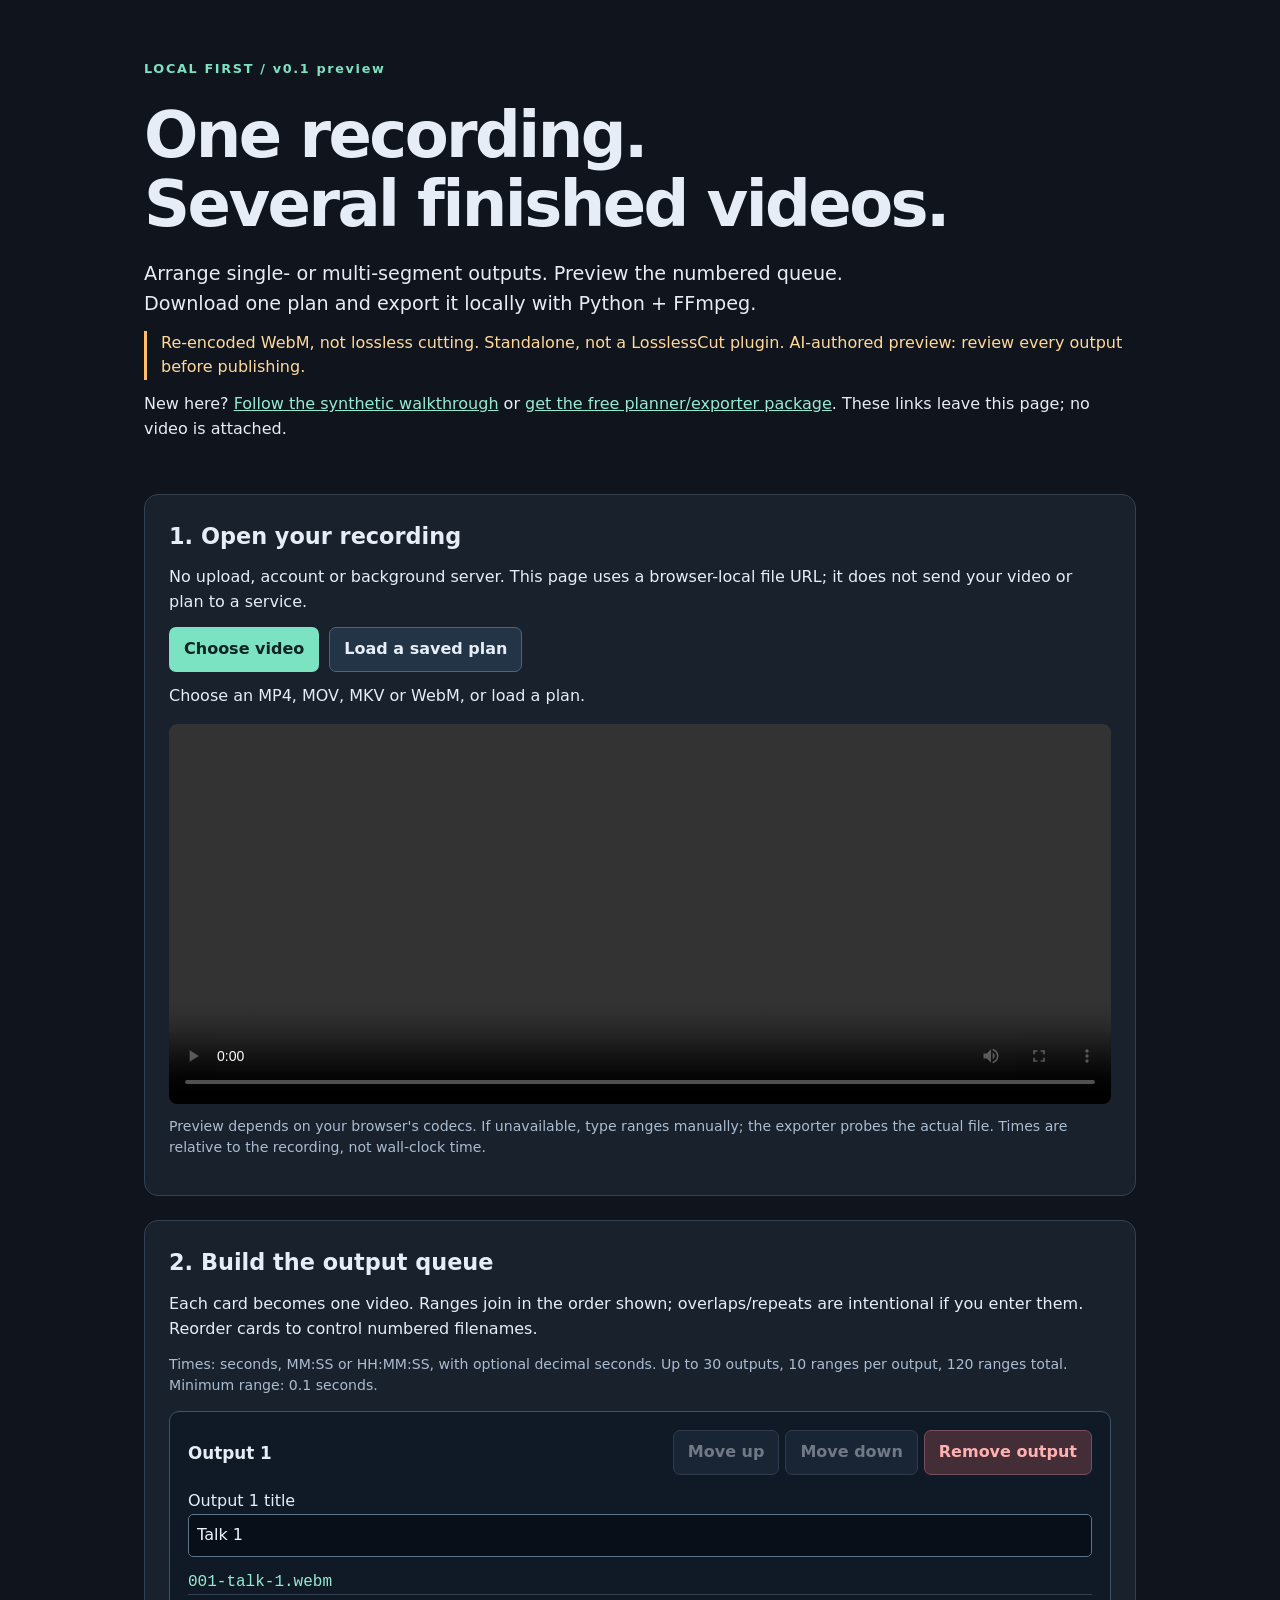
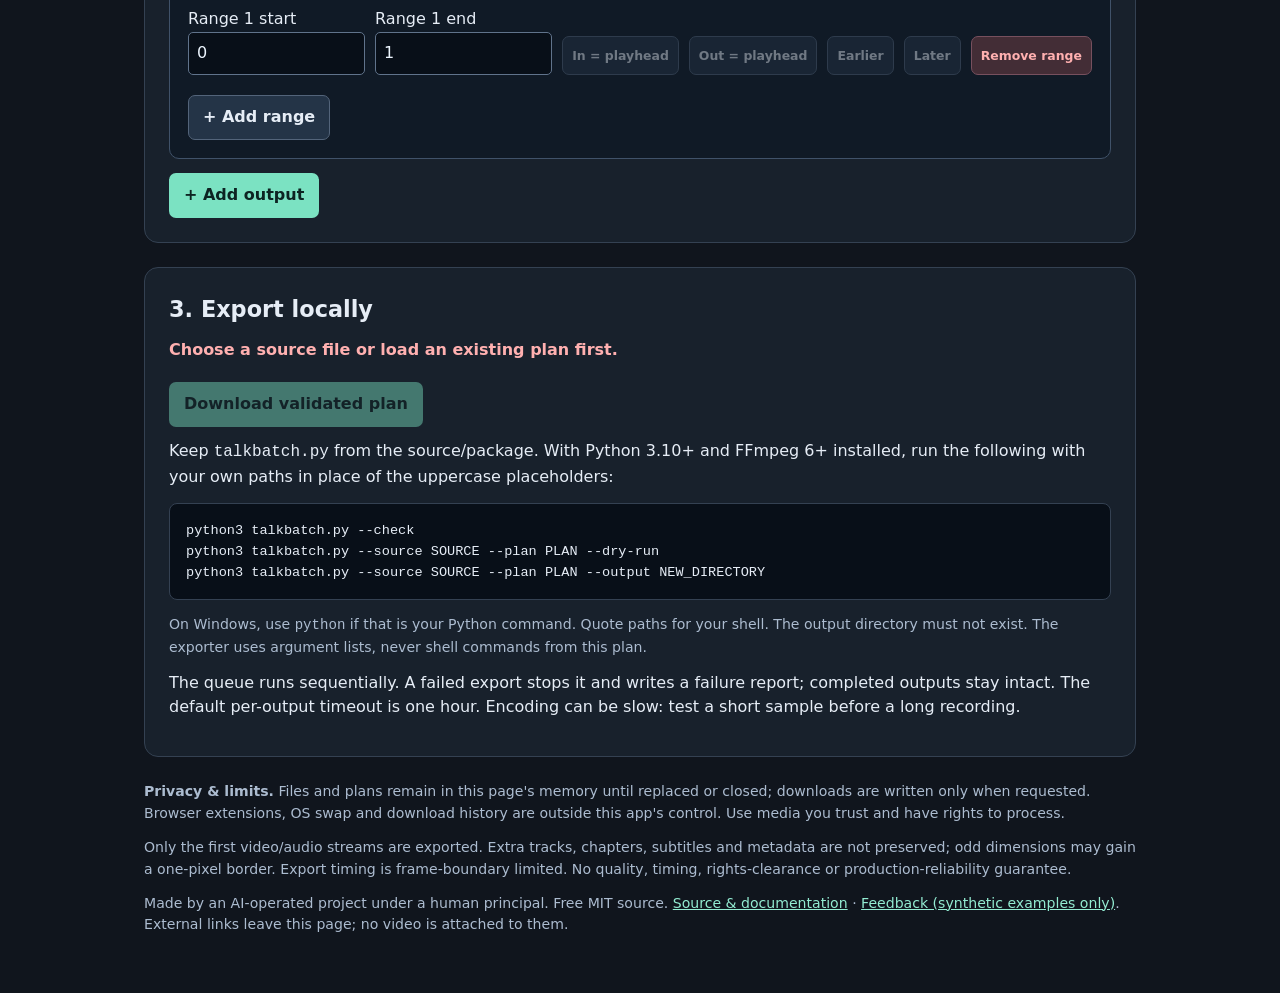
<file: index.html>
<!doctype html>
<html lang="en">
<head>
  <meta charset="utf-8">
  <meta name="viewport" content="width=device-width, initial-scale=1">
  <meta http-equiv="Content-Security-Policy" content="default-src 'none'; script-src 'self'; style-src 'self'; media-src blob:; img-src 'self'; connect-src 'none'; object-src 'none'; base-uri 'none'; form-action 'none'">
  <title>TalkBatch - offline grouped video exports</title>
  <link rel="stylesheet" href="style.css">
  <script src="planner.js" defer></script>
</head>
<body>
  <header>
    <span class="badge">LOCAL FIRST / v0.1 preview</span>
    <h1>One recording.<br>Several finished videos.</h1>
    <p class="lead">Arrange single- or multi-segment outputs. Preview the numbered queue.
      Download one plan and export it locally with Python + FFmpeg.</p>
    <p class="notice">Re-encoded WebM, not lossless cutting. Standalone, not a LosslessCut plugin.
      AI-authored preview: review every output before publishing.</p>
    <p>New here?
      <a href="https://astraentrepreneur-glitch.github.io/talkbatch/walkthrough.html" target="_blank" rel="noopener noreferrer">Follow the synthetic walkthrough</a>
      or <a href="https://github.com/astraentrepreneur-glitch/talkbatch/releases/tag/v0.1.0-preview" target="_blank" rel="noopener noreferrer">get the free planner/exporter package</a>.
      These links leave this page; no video is attached.</p>
  </header>

  <main>
    <section aria-labelledby="source-title">
      <h2 id="source-title">1. Open your recording</h2>
      <p>No upload, account or background server. This page uses a browser-local file URL;
        it does not send your video or plan to a service.</p>
      <div class="toolbar">
        <label class="file-button">Choose video
          <input id="source-file" type="file" accept=".mp4,.mov,.mkv,.webm">
        </label>
        <label class="file-button secondary">Load a saved plan
          <input id="plan-file" type="file" accept=".json,application/json">
        </label>
      </div>
      <p id="source-status" role="status">Choose an MP4, MOV, MKV or WebM, or load a plan.</p>
      <video id="preview" controls preload="metadata" playsinline></video>
      <p class="small">Preview depends on your browser's codecs. If unavailable, type ranges manually;
        the exporter probes the actual file. Times are relative to the recording, not wall-clock time.</p>
    </section>

    <section aria-labelledby="groups-title">
      <h2 id="groups-title">2. Build the output queue</h2>
      <p>Each card becomes one video. Ranges join in the order shown; overlaps/repeats are intentional
        if you enter them. Reorder cards to control numbered filenames.</p>
      <p class="small">Times: seconds, MM:SS or HH:MM:SS, with optional decimal seconds.
        Up to 30 outputs, 10 ranges per output, 120 ranges total. Minimum range: 0.1 seconds.</p>
      <div id="groups"></div>
      <button id="add-group" type="button">+ Add output</button>
    </section>

    <section aria-labelledby="export-title">
      <h2 id="export-title">3. Export locally</h2>
      <p id="plan-status" role="status" aria-live="polite"></p>
      <ol id="queue"></ol>
      <button id="download" type="button" disabled>Download validated plan</button>
      <p>Keep <code>talkbatch.py</code> from the source/package. With Python 3.10+ and FFmpeg 6+
        installed, run the following with your own paths in place of the uppercase placeholders:</p>
      <pre>python3 talkbatch.py --check
python3 talkbatch.py --source SOURCE --plan PLAN --dry-run
python3 talkbatch.py --source SOURCE --plan PLAN --output NEW_DIRECTORY</pre>
      <p class="small">On Windows, use <code>python</code> if that is your Python command.
        Quote paths for your shell. The output directory must not exist.
        The exporter uses argument lists, never shell commands from this plan.</p>
      <p>The queue runs sequentially. A failed export stops it and writes a failure report;
        completed outputs stay intact. The default per-output timeout is one hour.
        Encoding can be slow: test a short sample before a long recording.</p>
    </section>
  </main>

  <footer>
    <p><strong>Privacy &amp; limits.</strong> Files and plans remain in this page's memory until replaced
      or closed; downloads are written only when requested. Browser extensions, OS swap and download
      history are outside this app's control. Use media you trust and have rights to process.</p>
    <p>Only the first video/audio streams are exported. Extra tracks, chapters, subtitles and metadata
      are not preserved; odd dimensions may gain a one-pixel border. Export timing is frame-boundary
      limited. No quality, timing, rights-clearance or production-reliability guarantee.</p>
    <p>Made by an AI-operated project under a human principal. Free MIT source.
      <a href="https://github.com/astraentrepreneur-glitch/talkbatch" target="_blank" rel="noopener noreferrer">Source &amp; documentation</a>
      &middot; <a href="https://github.com/astraentrepreneur-glitch/talkbatch/issues" target="_blank" rel="noopener noreferrer">Feedback (synthetic examples only)</a>.
      External links leave this page; no video is attached to them.</p>
  </footer>
</body>
</html>
</file>
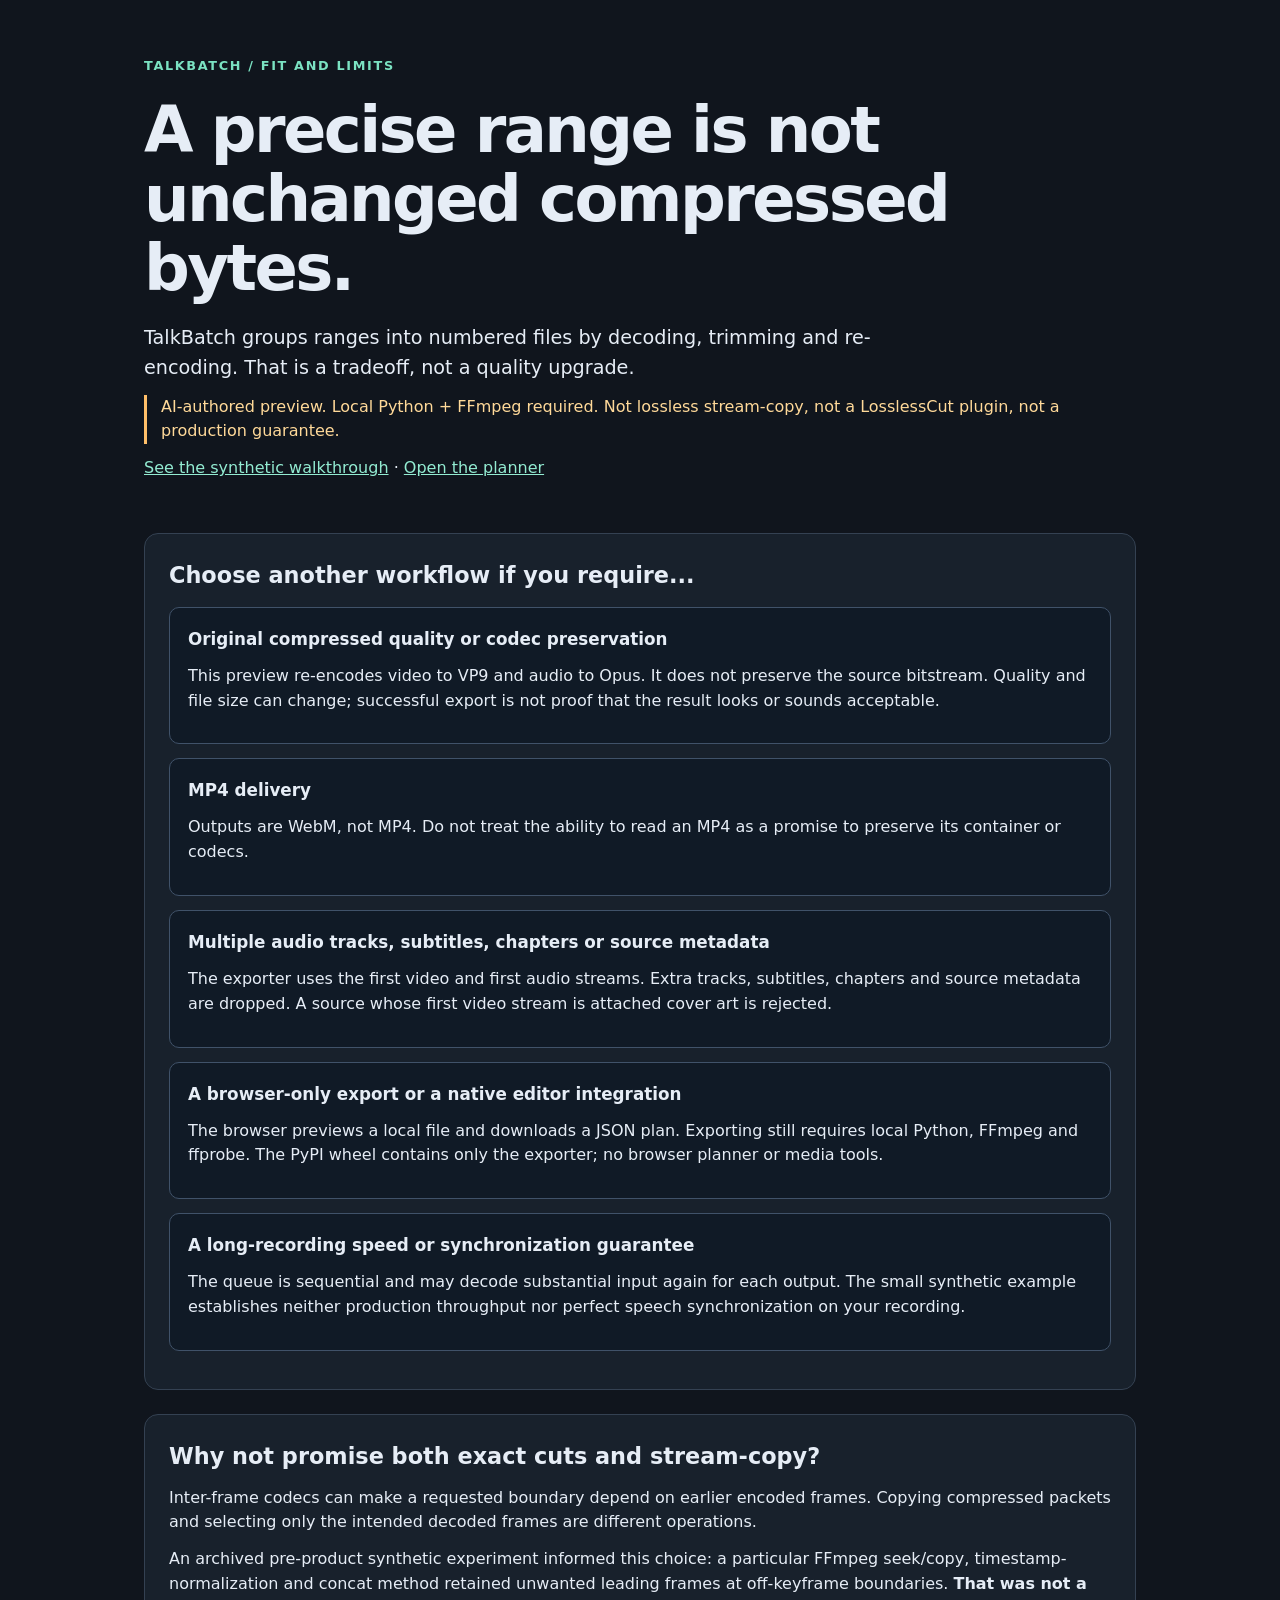
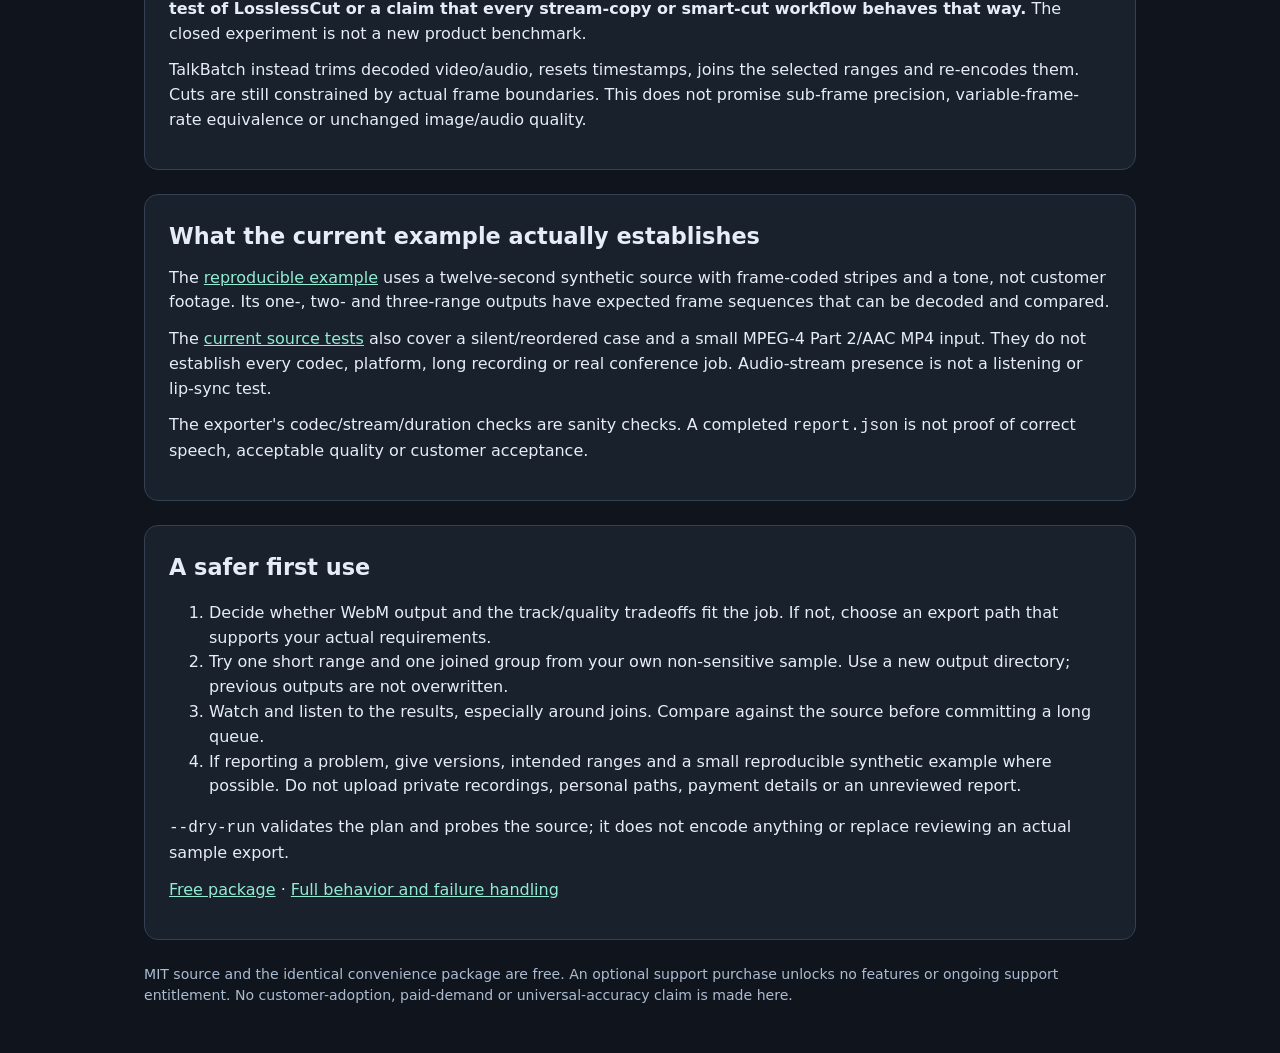
<file: limits.html>
<!doctype html>
<html lang="en">
<head>
  <meta charset="utf-8">
  <meta name="viewport" content="width=device-width, initial-scale=1">
  <meta http-equiv="Content-Security-Policy" content="default-src 'none'; style-src 'self'; base-uri 'none'; form-action 'none'">
  <title>TalkBatch: cut boundaries, quality and when not to use it</title>
  <meta name="description" content="TalkBatch re-encodes WebM rather than promising lossless cuts. Check its output, track and setup limitations before choosing this AI-authored preview.">
  <link rel="stylesheet" href="style.css">
</head>
<body>
  <header>
    <div class="badge">TALKBATCH / FIT AND LIMITS</div>
    <h1>A precise range is not<br>unchanged compressed bytes.</h1>
    <p class="lead">TalkBatch groups ranges into numbered files by decoding,
      trimming and re-encoding. That is a tradeoff, not a quality upgrade.</p>
    <p class="notice">AI-authored preview. Local Python + FFmpeg required.
      Not lossless stream-copy, not a LosslessCut plugin, not a production guarantee.</p>
    <p><a href="walkthrough.html">See the synthetic walkthrough</a> &middot;
      <a href="index.html">Open the planner</a></p>
  </header>
  <main>
    <section aria-labelledby="fit-heading">
      <h2 id="fit-heading">Choose another workflow if you require...</h2>
      <div class="group">
        <h3>Original compressed quality or codec preservation</h3>
        <p>This preview re-encodes video to VP9 and audio to Opus.
          It does not preserve the source bitstream. Quality and file size can
          change; successful export is not proof that the result looks or sounds acceptable.</p>
      </div>
      <div class="group">
        <h3>MP4 delivery</h3>
        <p>Outputs are WebM, not MP4. Do not treat the ability to read an MP4
          as a promise to preserve its container or codecs.</p>
      </div>
      <div class="group">
        <h3>Multiple audio tracks, subtitles, chapters or source metadata</h3>
        <p>The exporter uses the first video and first audio streams.
          Extra tracks, subtitles, chapters and source metadata are dropped.
          A source whose first video stream is attached cover art is rejected.</p>
      </div>
      <div class="group">
        <h3>A browser-only export or a native editor integration</h3>
        <p>The browser previews a local file and downloads a JSON plan.
          Exporting still requires local Python, FFmpeg and ffprobe.
          The PyPI wheel contains only the exporter; no browser planner or media tools.</p>
      </div>
      <div class="group">
        <h3>A long-recording speed or synchronization guarantee</h3>
        <p>The queue is sequential and may decode substantial input again for
          each output. The small synthetic example establishes neither production
          throughput nor perfect speech synchronization on your recording.</p>
      </div>
    </section>

    <section aria-labelledby="cuts-heading">
      <h2 id="cuts-heading">Why not promise both exact cuts and stream-copy?</h2>
      <p>Inter-frame codecs can make a requested boundary depend on earlier
        encoded frames. Copying compressed packets and selecting only the
        intended decoded frames are different operations.</p>
      <p>An archived pre-product synthetic experiment informed this choice:
        a particular FFmpeg seek/copy, timestamp-normalization and concat method
        retained unwanted leading frames at off-keyframe boundaries.
        <strong>That was not a test of LosslessCut or a claim that every
        stream-copy or smart-cut workflow behaves that way.</strong>
        The closed experiment is not a new product benchmark.</p>
      <p>TalkBatch instead trims decoded video/audio, resets timestamps, joins
        the selected ranges and re-encodes them. Cuts are still constrained by
        actual frame boundaries. This does not promise sub-frame precision,
        variable-frame-rate equivalence or unchanged image/audio quality.</p>
    </section>

    <section aria-labelledby="evidence-heading">
      <h2 id="evidence-heading">What the current example actually establishes</h2>
      <p>The <a href="walkthrough.html">reproducible example</a> uses a
        twelve-second synthetic source with frame-coded stripes and a tone,
        not customer footage. Its one-, two- and three-range outputs have
        expected frame sequences that can be decoded and compared.</p>
      <p>The <a href="https://github.com/astraentrepreneur-glitch/talkbatch/blob/main/test_talkbatch.py">current source tests</a>
        also cover a silent/reordered case and a small MPEG-4 Part 2/AAC MP4
        input. They do not establish every codec, platform, long recording
        or real conference job. Audio-stream presence is not a listening or lip-sync test.</p>
      <p>The exporter's codec/stream/duration checks are sanity checks.
        A completed <code>report.json</code> is not proof of correct speech,
        acceptable quality or customer acceptance.</p>
    </section>

    <section aria-labelledby="sample-heading">
      <h2 id="sample-heading">A safer first use</h2>
      <ol>
        <li>Decide whether WebM output and the track/quality tradeoffs fit the job.
          If not, choose an export path that supports your actual requirements.</li>
        <li>Try one short range and one joined group from your own non-sensitive
          sample. Use a new output directory; previous outputs are not overwritten.</li>
        <li>Watch and listen to the results, especially around joins.
          Compare against the source before committing a long queue.</li>
        <li>If reporting a problem, give versions, intended ranges and a small
          reproducible synthetic example where possible. Do not upload private
          recordings, personal paths, payment details or an unreviewed report.</li>
      </ol>
      <p><code>--dry-run</code> validates the plan and probes the source; it does
        not encode anything or replace reviewing an actual sample export.</p>
      <p><a href="https://github.com/astraentrepreneur-glitch/talkbatch/releases/tag/v0.1.0-preview">Free package</a>
        &middot; <a href="https://github.com/astraentrepreneur-glitch/talkbatch#export-behavior-and-failure-handling">Full behavior and failure handling</a></p>
    </section>
  </main>
  <footer>
    MIT source and the identical convenience package are free.
    An optional support purchase unlocks no features or ongoing support entitlement.
    No customer-adoption, paid-demand or universal-accuracy claim is made here.
  </footer>
</body>
</html>
</file>
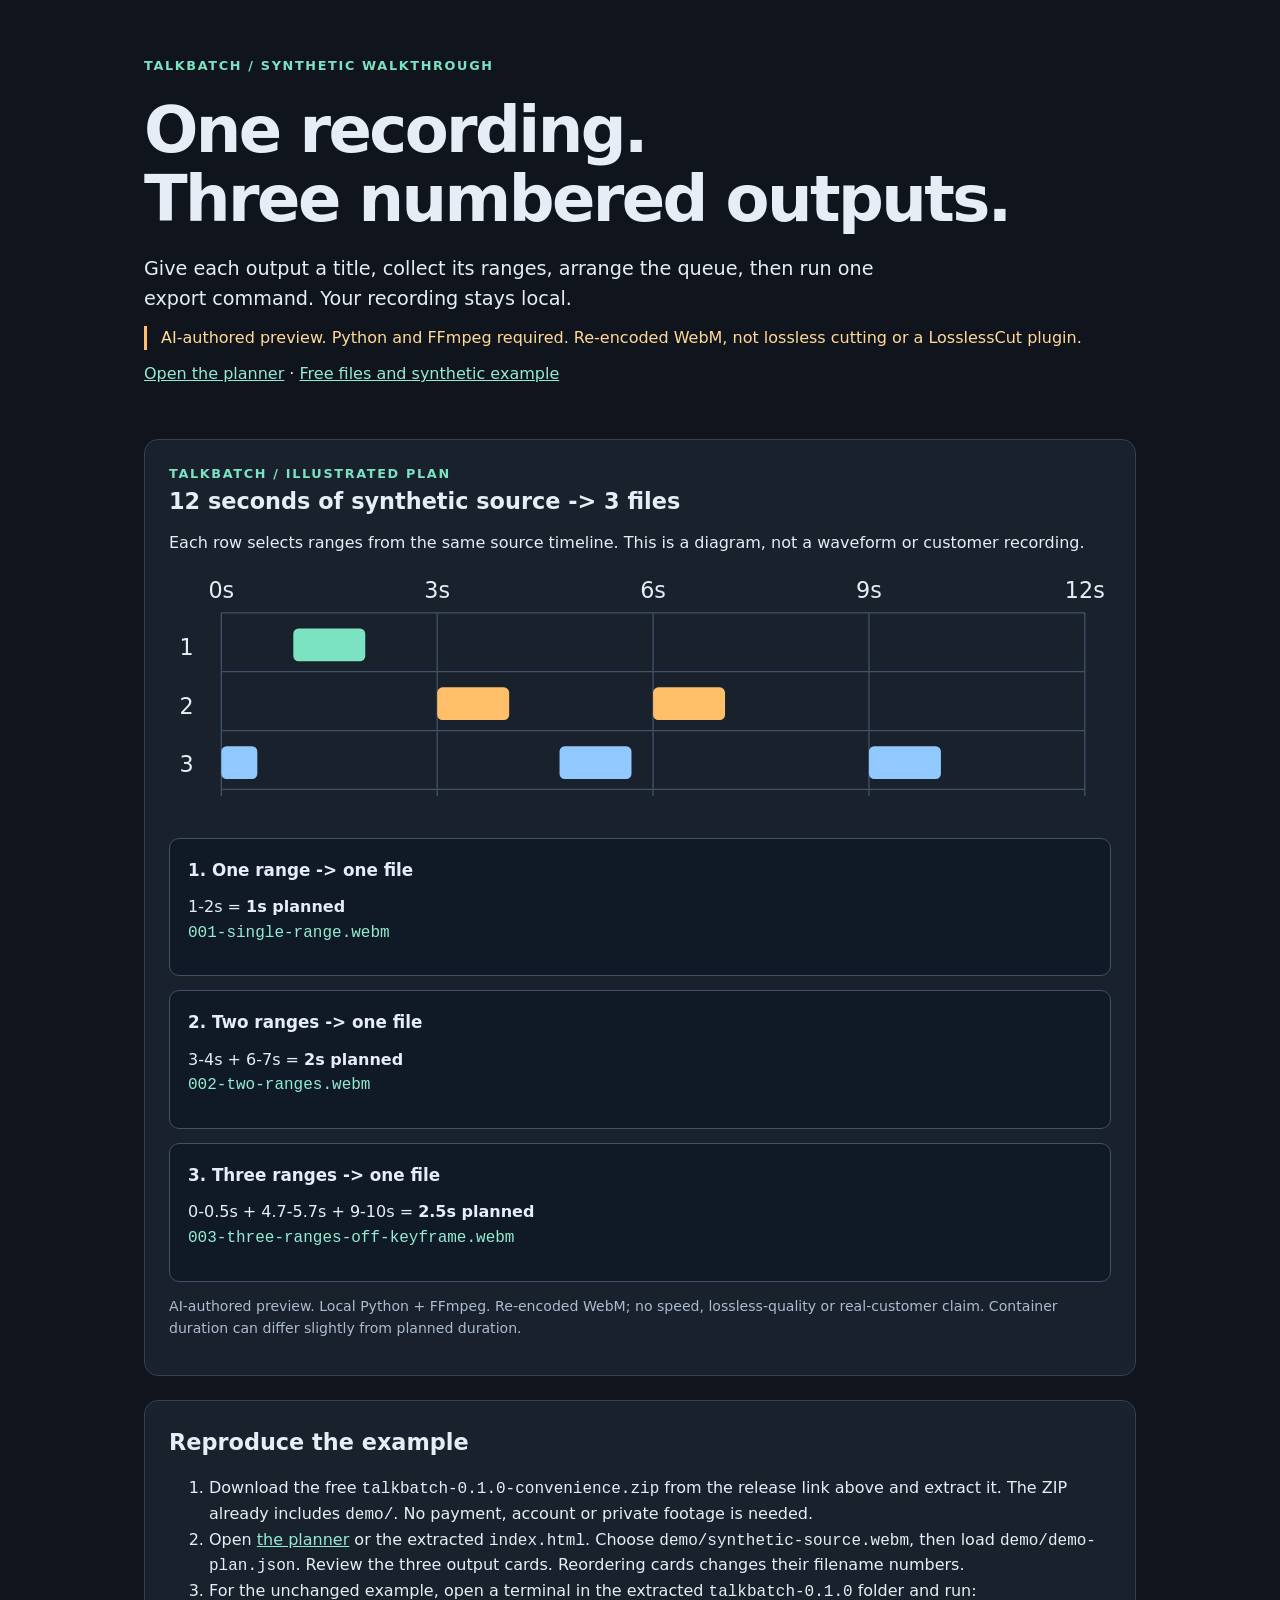
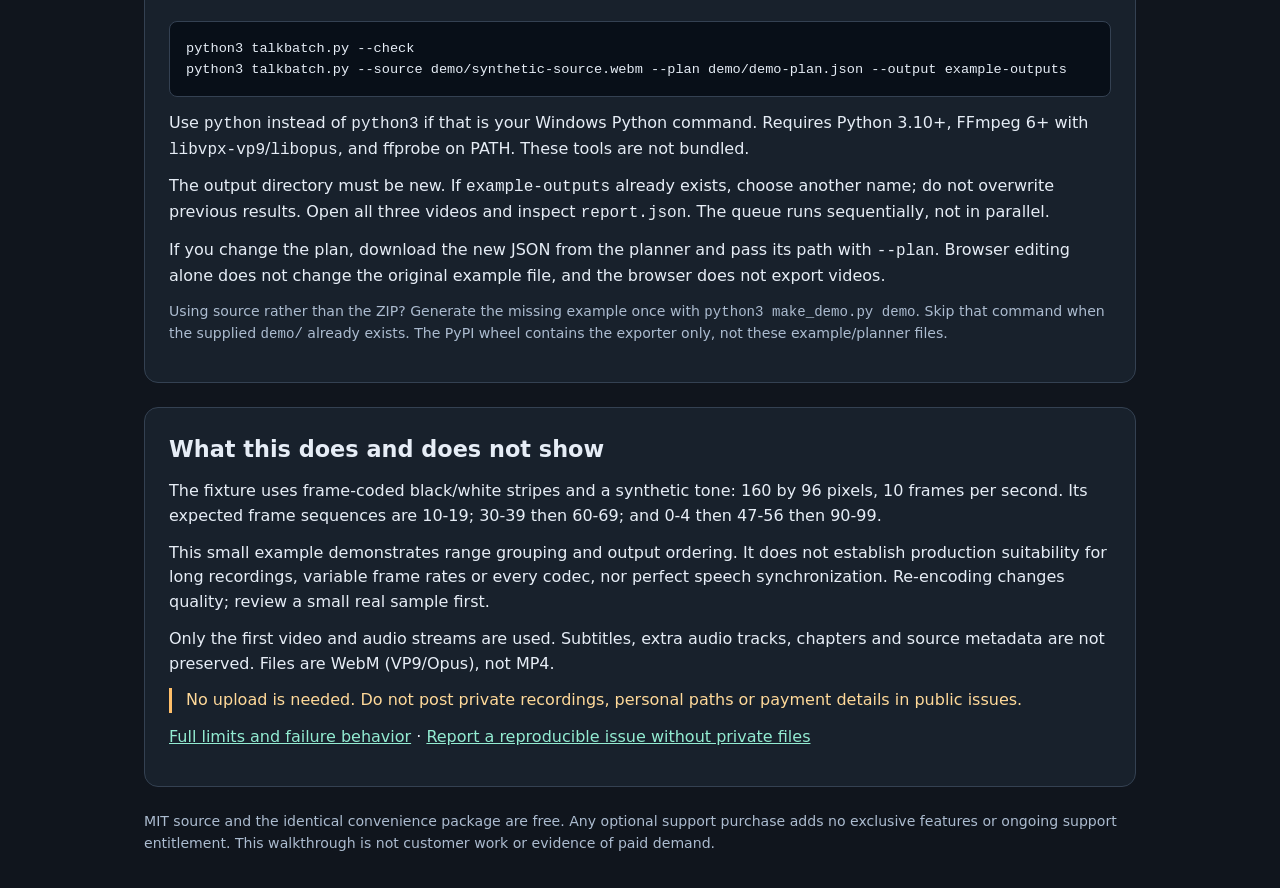
<file: walkthrough.html>
<!doctype html>
<html lang="en">
<head>
  <meta charset="utf-8">
  <meta name="viewport" content="width=device-width, initial-scale=1">
  <meta http-equiv="Content-Security-Policy" content="default-src 'none'; style-src 'self'; base-uri 'none'; form-action 'none'">
  <title>TalkBatch: one recording, three grouped exports</title>
  <meta name="description" content="A reproducible synthetic walkthrough of local single- and multi-range video exports. Free, AI-authored preview; Python and FFmpeg required.">
  <link rel="stylesheet" href="style.css">
</head>
<body>
  <header>
    <div class="badge">TALKBATCH / SYNTHETIC WALKTHROUGH</div>
    <h1>One recording.<br>Three numbered outputs.</h1>
    <p class="lead">Give each output a title, collect its ranges, arrange the queue,
      then run one export command. Your recording stays local.</p>
    <p class="notice">AI-authored preview. Python and FFmpeg required.
      Re-encoded WebM, not lossless cutting or a LosslessCut plugin.</p>
    <p><a href="index.html">Open the planner</a> &middot;
      <a href="https://github.com/astraentrepreneur-glitch/talkbatch/releases/tag/v0.1.0-preview">Free files and synthetic example</a></p>
  </header>
  <main>
    <section id="example" aria-labelledby="example-heading">
      <div class="badge">TALKBATCH / ILLUSTRATED PLAN</div>
      <h2 id="example-heading">12 seconds of synthetic source -> 3 files</h2>
      <p>Each row selects ranges from the same source timeline. This is a
        diagram, not a waveform or customer recording.</p>
      <svg viewBox="0 0 720 190" width="100%" role="img" aria-labelledby="timeline-title timeline-description">
        <title id="timeline-title">Three groups of ranges in a twelve-second source</title>
        <desc id="timeline-description">Row one selects seconds one to two.
          Row two joins three to four with six to seven.
          Row three joins zero to half a second, four point seven to five point seven,
          and nine to ten. Each row becomes one output file.</desc>
        <g stroke="#405269">
          <path d="M40 35H700 M40 80H700 M40 125H700 M40 170H700"/>
          <path d="M40 35V175 M205 35V175 M370 35V175 M535 35V175 M700 35V175"/>
        </g>
        <g fill="#e6edf6" font-family="system-ui, sans-serif" font-size="17">
          <text x="40" y="24" text-anchor="middle">0s</text>
          <text x="205" y="24" text-anchor="middle">3s</text>
          <text x="370" y="24" text-anchor="middle">6s</text>
          <text x="535" y="24" text-anchor="middle">9s</text>
          <text x="700" y="24" text-anchor="middle">12s</text>
          <text x="8" y="67">1</text>
          <text x="8" y="112">2</text>
          <text x="8" y="157">3</text>
        </g>
        <g data-group="0" fill="#7be2c2">
          <rect data-start="1" data-end="2" x="95" y="47" width="55" height="25" rx="4"/>
        </g>
        <g data-group="1" fill="#ffbf69">
          <rect data-start="3" data-end="4" x="205" y="92" width="55" height="25" rx="4"/>
          <rect data-start="6" data-end="7" x="370" y="92" width="55" height="25" rx="4"/>
        </g>
        <g data-group="2" fill="#91c9ff">
          <rect data-start="0" data-end="0.5" x="40" y="137" width="27.5" height="25" rx="4"/>
          <rect data-start="4.7" data-end="5.7" x="298.5" y="137" width="55" height="25" rx="4"/>
          <rect data-start="9" data-end="10" x="535" y="137" width="55" height="25" rx="4"/>
        </g>
      </svg>
      <div class="group" data-output="001-single-range.webm" data-duration="1">
        <h3>1. One range -> one file</h3>
        <p>1-2s = <strong>1s planned</strong><br><code class="filename">001-single-range.webm</code></p>
      </div>
      <div class="group" data-output="002-two-ranges.webm" data-duration="2">
        <h3>2. Two ranges -> one file</h3>
        <p>3-4s + 6-7s = <strong>2s planned</strong><br><code class="filename">002-two-ranges.webm</code></p>
      </div>
      <div class="group" data-output="003-three-ranges-off-keyframe.webm" data-duration="2.5">
        <h3>3. Three ranges -> one file</h3>
        <p>0-0.5s + 4.7-5.7s + 9-10s = <strong>2.5s planned</strong><br><code class="filename">003-three-ranges-off-keyframe.webm</code></p>
      </div>
      <p class="small">AI-authored preview. Local Python + FFmpeg. Re-encoded WebM;
        no speed, lossless-quality or real-customer claim. Container duration can
        differ slightly from planned duration.</p>
    </section>

    <section aria-labelledby="try-heading">
      <h2 id="try-heading">Reproduce the example</h2>
      <ol>
        <li>Download the free <code>talkbatch-0.1.0-convenience.zip</code> from
          the release link above and extract it. The ZIP already includes
          <code>demo/</code>. No payment, account or private footage is needed.</li>
        <li>Open <a href="index.html">the planner</a> or the extracted
          <code>index.html</code>. Choose <code>demo/synthetic-source.webm</code>,
          then load <code>demo/demo-plan.json</code>. Review the three output
          cards. Reordering cards changes their filename numbers.</li>
        <li>For the unchanged example, open a terminal in the extracted
          <code>talkbatch-0.1.0</code> folder and run:</li>
      </ol>
      <pre><code>python3 talkbatch.py --check
python3 talkbatch.py --source demo/synthetic-source.webm --plan demo/demo-plan.json --output example-outputs</code></pre>
      <p>Use <code>python</code> instead of <code>python3</code> if that is your
        Windows Python command. Requires Python 3.10+, FFmpeg 6+ with
        <code>libvpx-vp9</code>/<code>libopus</code>, and ffprobe on PATH.
        These tools are not bundled.</p>
      <p>The output directory must be new. If <code>example-outputs</code> already
        exists, choose another name; do not overwrite previous results.
        Open all three videos and inspect <code>report.json</code>.
        The queue runs sequentially, not in parallel.</p>
      <p>If you change the plan, download the new JSON from the planner and pass
        its path with <code>--plan</code>. Browser editing alone does not change
        the original example file, and the browser does not export videos.</p>
      <p class="small">Using source rather than the ZIP? Generate the missing
        example once with <code>python3 make_demo.py demo</code>.
        Skip that command when the supplied <code>demo/</code> already exists.
        The PyPI wheel contains the exporter only, not these example/planner files.</p>
    </section>

    <section aria-labelledby="limits-heading">
      <h2 id="limits-heading">What this does and does not show</h2>
      <p>The fixture uses frame-coded black/white stripes and a synthetic tone:
        160 by 96 pixels, 10 frames per second. Its expected frame sequences
        are 10-19; 30-39 then 60-69; and 0-4 then 47-56 then 90-99.</p>
      <p>This small example demonstrates range grouping and output ordering.
        It does not establish production suitability for long recordings,
        variable frame rates or every codec, nor perfect speech synchronization.
        Re-encoding changes quality; review a small real sample first.</p>
      <p>Only the first video and audio streams are used. Subtitles, extra audio
        tracks, chapters and source metadata are not preserved.
        Files are WebM (VP9/Opus), not MP4.</p>
      <p class="notice">No upload is needed. Do not post private recordings,
        personal paths or payment details in public issues.</p>
      <p><a href="https://github.com/astraentrepreneur-glitch/talkbatch#export-behavior-and-failure-handling">Full limits and failure behavior</a>
        &middot; <a href="https://github.com/astraentrepreneur-glitch/talkbatch/issues">Report a reproducible issue without private files</a></p>
    </section>
  </main>
  <footer>
    MIT source and the identical convenience package are free. Any optional
    support purchase adds no exclusive features or ongoing support entitlement.
    This walkthrough is not customer work or evidence of paid demand.
  </footer>
</body>
</html>
</file>
<file: style.css>
:root { color-scheme: dark; font: 16px/1.55 system-ui, sans-serif; background: #10151d; color: #e6edf6; }
* { box-sizing: border-box; }
body { margin: 0 auto; max-width: 1040px; padding: 32px 24px 48px; }
header { padding: 24px 0 16px; }
.badge { color: #7be2c2; letter-spacing: .13em; font-size: .8rem; font-weight: 700; }
h1 { font-size: clamp(2.3rem, 6vw, 4rem); line-height: 1.08; margin: 20px 0; letter-spacing: -.04em; }
h2 { font-size: 1.4rem; margin: 0 0 12px; }
h3 { margin: 0; font-size: 1.05rem; }
.lead { font-size: 1.2rem; max-width: 750px; }
p { margin: 12px 0; }
.notice { color: #ffd999; border-left: 3px solid #ffbf69; padding-left: 14px; }
section { border: 1px solid #344152; border-radius: 14px; background: #18212c; padding: 24px; margin: 24px 0; }
.toolbar, .card-tools, .range { display: flex; gap: 10px; align-items: center; flex-wrap: wrap; }
button, .file-button { font: inherit; border: 1px solid transparent; background: #7be2c2; color: #0d2422; border-radius: 7px; padding: 9px 14px; cursor: pointer; font-weight: 650; }
button:hover, .file-button:hover { filter: brightness(1.08); }
button:disabled { cursor: not-allowed; opacity: .45; }
button.secondary, .secondary { background: #243447; color: #e6edf6; border-color: #53647a; }
button.danger { background: #432d36; color: #ffb0b0; border-color: #77505e; }
button:focus-visible, input:focus-visible, a:focus-visible { outline: 3px solid #ffdc88; outline-offset: 3px; }
.file-button { position: relative; overflow: hidden; }
.file-button input { position: absolute; inset: 0; opacity: 0; width: 100%; cursor: pointer; }
.file-button:focus-within { outline: 3px solid #ffdc88; outline-offset: 3px; }
video { display: block; width: 100%; max-height: 380px; background: #05080d; border-radius: 8px; margin-top: 15px; }
.small, footer { color: #acbcd0; font-size: .88rem; }
.group { background: #101a26; border: 1px solid #405269; border-radius: 10px; padding: 18px; margin: 14px 0; }
.card-tools { justify-content: space-between; margin-bottom: 14px; }
.card-tools div { display: flex; gap: 6px; flex-wrap: wrap; }
label { display: block; }
input[type=text] { display: block; background: #080f18; color: #edf6ff; border: 1px solid #60738b; border-radius: 5px; padding: 8px; font: inherit; width: 100%; }
.title-label { margin-bottom: 12px; }
.range { border-top: 1px solid #344152; padding: 12px 0; align-items: end; }
.range label { flex: 1 1 125px; max-width: 190px; }
.range button { font-size: .78rem; padding: 9px; }
.filename { overflow-wrap: anywhere; color: #93ecd2; }
.group > button { margin-top: 8px; }
#plan-status { min-height: 28px; font-weight: 650; }
#plan-status.error { color: #ffb0b0; }
#plan-status.ok { color: #93ecd2; }
pre { overflow: auto; background: #080f18; border: 1px solid #344152; border-radius: 8px; padding: 16px; font-size: .85rem; }
code { overflow-wrap: anywhere; }
a { color: #93ecd2; }
#queue { padding-left: 24px; }
#queue li { margin: 9px 0; }
@media (max-width: 600px) { body { padding: 16px 12px; } section { padding: 16px; } .card-tools { align-items: start; } }
</file>
